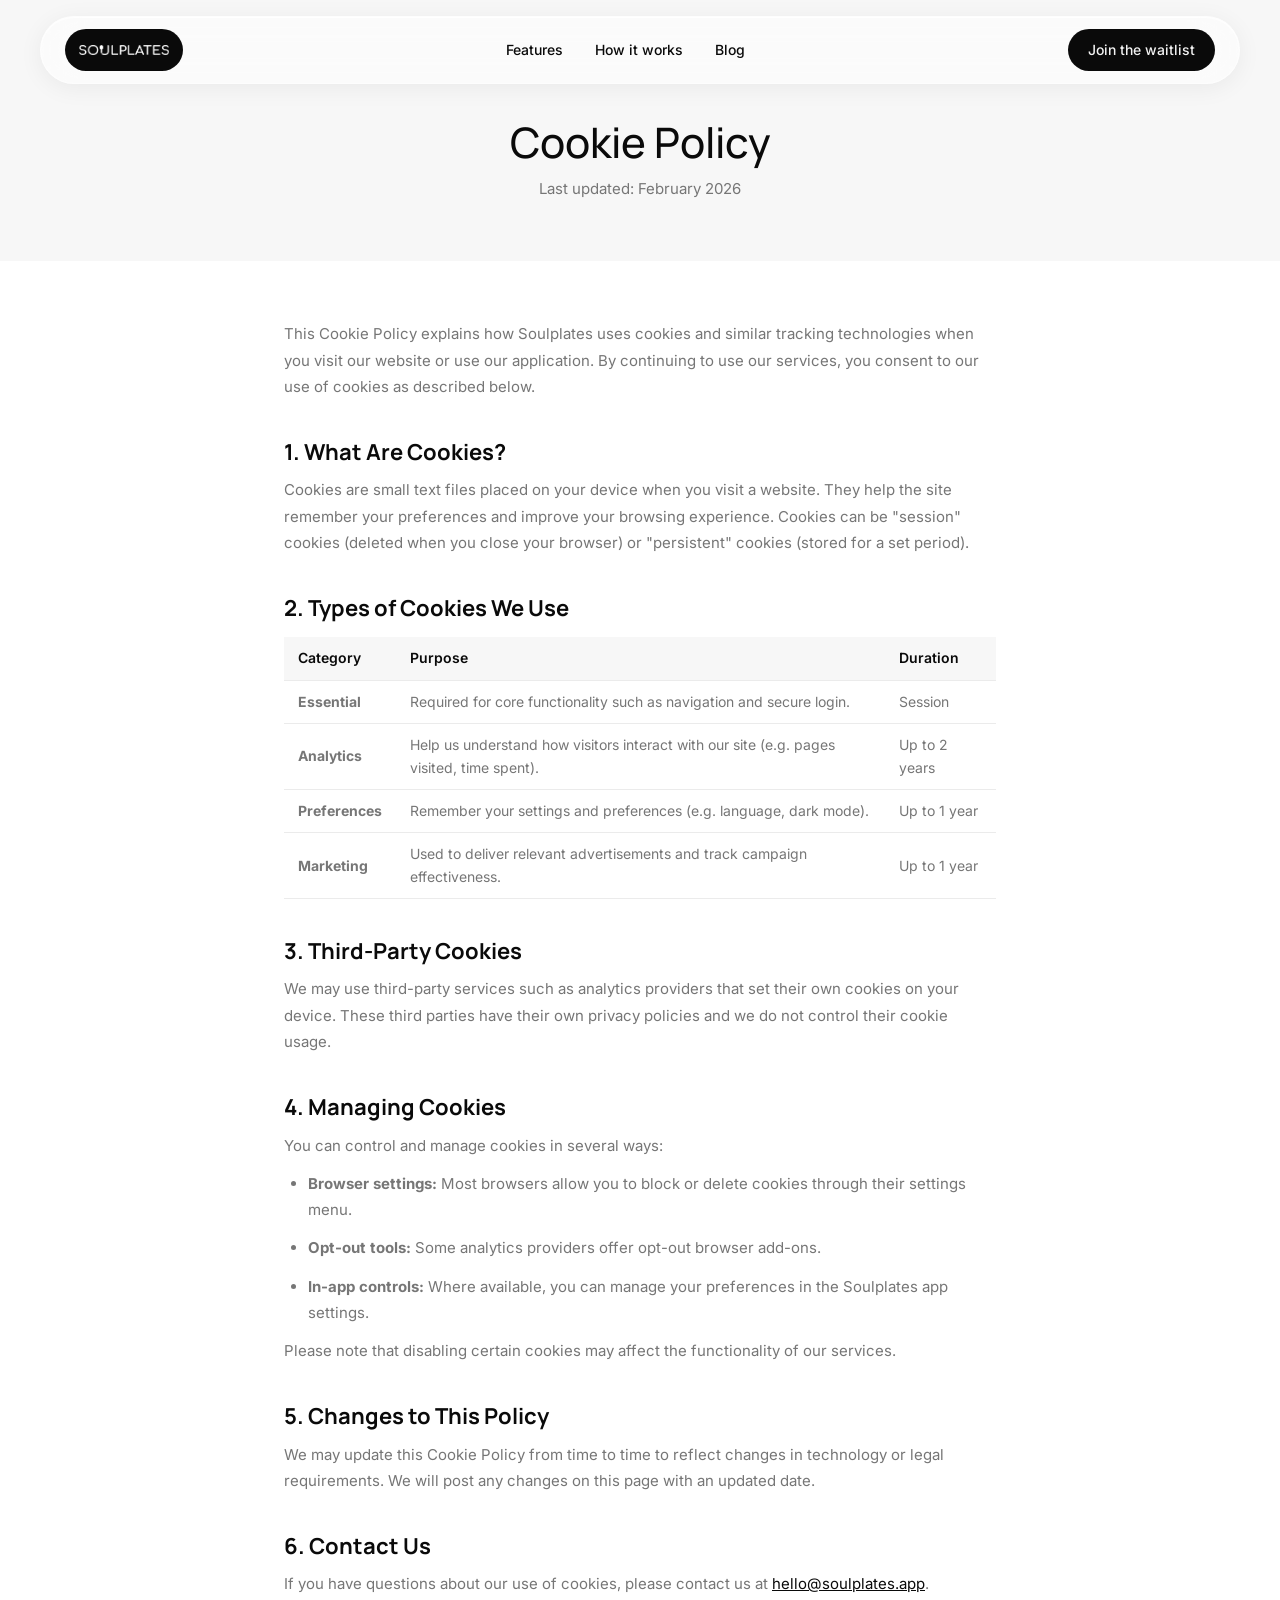
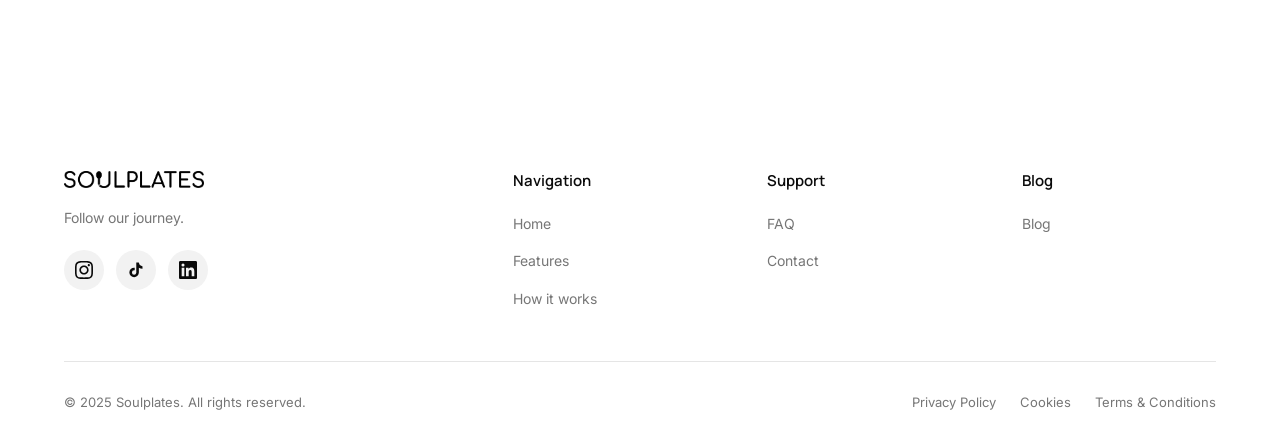
<file: cookies.html>
<!DOCTYPE html>
<html lang="en">
<head>
  <meta charset="UTF-8">
  <meta name="viewport" content="width=device-width, initial-scale=1.0">
  <title>Cookie Policy – Soulplates</title>
  <meta name="description" content="Soulplates Cookie Policy – how we use cookies and similar tracking technologies.">

  <!-- Favicon -->
  <link rel="icon" type="image/png" href="images/favicon.png">

  <!-- Fonts -->
  <link rel="preconnect" href="https://fonts.googleapis.com">
  <link rel="preconnect" href="https://fonts.gstatic.com" crossorigin>
  <link href="https://fonts.googleapis.com/css2?family=Manrope:wght@400;500;600;700&family=Inter:wght@400;500;600;700&display=swap" rel="stylesheet">

  <!-- Styles -->
  <link rel="stylesheet" href="css/styles.css">
  <style>
    .legal-hero {
      padding: 120px 0 60px;
      background: var(--color-blush-light);
      text-align: center;
    }
    .legal-hero h1 {
      font-size: 42px;
      margin-bottom: 12px;
    }
    .legal-hero p {
      color: var(--color-burgundy-muted);
      font-size: 15px;
    }
    .legal-content {
      max-width: 760px;
      margin: 0 auto;
      padding: 60px 24px 100px;
    }
    .legal-content h2 {
      font-size: 22px;
      font-weight: 700;
      margin: 40px 0 12px;
      color: var(--color-burgundy);
    }
    .legal-content p,
    .legal-content li {
      font-size: 15px;
      line-height: 1.75;
      color: var(--color-burgundy-muted);
      margin-bottom: 12px;
    }
    .legal-content ul {
      list-style: disc;
      padding-left: 24px;
      margin-bottom: 12px;
    }
    .legal-content a {
      color: var(--color-burgundy);
      text-decoration: underline;
    }
    .cookie-table {
      width: 100%;
      border-collapse: collapse;
      margin: 16px 0 24px;
      font-size: 14px;
    }
    .cookie-table th,
    .cookie-table td {
      text-align: left;
      padding: 10px 14px;
      border-bottom: 1px solid rgba(0,0,0,0.08);
      color: var(--color-burgundy-muted);
    }
    .cookie-table th {
      font-weight: 600;
      color: var(--color-burgundy);
      background: var(--color-blush-light);
    }
  </style>
</head>
<body>

  <!-- ============ NAVIGATION ============ -->
  <nav class="navbar" id="navbar" role="navigation" aria-label="Main navigation">
    <a href="index.html" class="nav-logo" aria-label="Soulplates home">
      <img src="images/soulplates-home.png" alt="Soulplates" class="nav-logo-img">
    </a>

    <div class="nav-links">
      <a href="index.html#features">Features</a>
      <a href="index.html#how-it-works">How it works</a>
      <a href="index.html#blog">Blog</a>
    </div>

    <div class="nav-cta">
      <a href="index.html#cta" class="btn btn-primary">Join the waitlist</a>
    </div>

    <button class="hamburger" id="hamburger" aria-label="Toggle menu" aria-expanded="false">
      <span></span>
      <span></span>
      <span></span>
    </button>
  </nav>

  <!-- Mobile Menu -->
  <div class="mobile-menu" id="mobile-menu" role="navigation" aria-label="Mobile navigation">
    <a href="index.html#features">Features</a>
    <a href="index.html#how-it-works">How it works</a>
    <a href="index.html#blog">Blog</a>
    <a href="index.html#cta" class="btn btn-primary" style="text-align:center;">Join the waitlist</a>
  </div>

  <!-- ============ HERO ============ -->
  <div class="legal-hero">
    <div class="container">
      <h1>Cookie Policy</h1>
      <p>Last updated: February 2026</p>
    </div>
  </div>

  <!-- ============ CONTENT ============ -->
  <div class="legal-content">
    <p>This Cookie Policy explains how Soulplates uses cookies and similar tracking technologies when you visit our website or use our application. By continuing to use our services, you consent to our use of cookies as described below.</p>

    <h2>1. What Are Cookies?</h2>
    <p>Cookies are small text files placed on your device when you visit a website. They help the site remember your preferences and improve your browsing experience. Cookies can be "session" cookies (deleted when you close your browser) or "persistent" cookies (stored for a set period).</p>

    <h2>2. Types of Cookies We Use</h2>

    <table class="cookie-table">
      <thead>
        <tr>
          <th>Category</th>
          <th>Purpose</th>
          <th>Duration</th>
        </tr>
      </thead>
      <tbody>
        <tr>
          <td><strong>Essential</strong></td>
          <td>Required for core functionality such as navigation and secure login.</td>
          <td>Session</td>
        </tr>
        <tr>
          <td><strong>Analytics</strong></td>
          <td>Help us understand how visitors interact with our site (e.g. pages visited, time spent).</td>
          <td>Up to 2 years</td>
        </tr>
        <tr>
          <td><strong>Preferences</strong></td>
          <td>Remember your settings and preferences (e.g. language, dark mode).</td>
          <td>Up to 1 year</td>
        </tr>
        <tr>
          <td><strong>Marketing</strong></td>
          <td>Used to deliver relevant advertisements and track campaign effectiveness.</td>
          <td>Up to 1 year</td>
        </tr>
      </tbody>
    </table>

    <h2>3. Third-Party Cookies</h2>
    <p>We may use third-party services such as analytics providers that set their own cookies on your device. These third parties have their own privacy policies and we do not control their cookie usage.</p>

    <h2>4. Managing Cookies</h2>
    <p>You can control and manage cookies in several ways:</p>
    <ul>
      <li><strong>Browser settings:</strong> Most browsers allow you to block or delete cookies through their settings menu.</li>
      <li><strong>Opt-out tools:</strong> Some analytics providers offer opt-out browser add-ons.</li>
      <li><strong>In-app controls:</strong> Where available, you can manage your preferences in the Soulplates app settings.</li>
    </ul>
    <p>Please note that disabling certain cookies may affect the functionality of our services.</p>

    <h2>5. Changes to This Policy</h2>
    <p>We may update this Cookie Policy from time to time to reflect changes in technology or legal requirements. We will post any changes on this page with an updated date.</p>

    <h2>6. Contact Us</h2>
    <p>If you have questions about our use of cookies, please contact us at <a href="mailto:hello@soulplates.app">hello@soulplates.app</a>.</p>
  </div>

  <!-- ============ FOOTER ============ -->
  <footer class="footer">
    <div class="container">
      <div class="footer-grid">
        <div class="footer-brand">
          <a href="index.html" class="footer-logo-link" aria-label="Soulplates home">
            <img src="images/soulplates-footer.png" alt="Soulplates" class="footer-logo-img">
          </a>
          <p>Follow our journey.</p>
          <div class="footer-social">
            <a href="#" aria-label="Instagram">
              <svg viewBox="0 0 24 24"><path d="M12 2.163c3.204 0 3.584.012 4.85.07 3.252.148 4.771 1.691 4.919 4.919.058 1.265.069 1.645.069 4.849 0 3.205-.012 3.584-.069 4.849-.149 3.225-1.664 4.771-4.919 4.919-1.266.058-1.644.07-4.85.07-3.204 0-3.584-.012-4.849-.07-3.26-.149-4.771-1.699-4.919-4.92-.058-1.265-.07-1.644-.07-4.849 0-3.204.013-3.583.07-4.849.149-3.227 1.664-4.771 4.919-4.919 1.266-.057 1.645-.069 4.849-.069zm0-2.163c-3.259 0-3.667.014-4.947.072-4.358.2-6.78 2.618-6.98 6.98-.059 1.281-.073 1.689-.073 4.948 0 3.259.014 3.668.072 4.948.2 4.358 2.618 6.78 6.98 6.98 1.281.058 1.689.072 4.948.072 3.259 0 3.668-.014 4.948-.072 4.354-.2 6.782-2.618 6.979-6.98.059-1.28.073-1.689.073-4.948 0-3.259-.014-3.667-.072-4.947-.196-4.354-2.617-6.78-6.979-6.98-1.281-.059-1.69-.073-4.949-.073zm0 5.838c-3.403 0-6.162 2.759-6.162 6.162s2.759 6.163 6.162 6.163 6.162-2.759 6.162-6.163c0-3.403-2.759-6.162-6.162-6.162zm0 10.162c-2.209 0-4-1.79-4-4 0-2.209 1.791-4 4-4s4 1.791 4 4c0 2.21-1.791 4-4 4zm6.406-11.845c-.796 0-1.441.645-1.441 1.44s.645 1.44 1.441 1.44c.795 0 1.439-.645 1.439-1.44s-.644-1.44-1.439-1.44z"/></svg>
            </a>
            <a href="https://www.tiktok.com/@soulplates.app" aria-label="TikTok" target="_blank" rel="noopener noreferrer">
              <svg viewBox="0 0 24 24"><path d="M19.59 6.69a4.83 4.83 0 0 1-3.77-4.25V2h-3.45v13.67a2.89 2.89 0 0 1-2.88 2.5 2.89 2.89 0 0 1-2.89-2.89 2.89 2.89 0 0 1 2.89-2.89c.28 0 .54.04.79.1V9.01a6.29 6.29 0 0 0-.79-.05 6.34 6.34 0 0 0-6.34 6.34 6.34 6.34 0 0 0 6.34 6.34 6.34 6.34 0 0 0 6.33-6.34V8.91a8.24 8.24 0 0 0 4.83 1.55V7a4.85 4.85 0 0 1-1.06-.31z"/></svg>
            </a>
            <a href="#" aria-label="LinkedIn">
              <svg viewBox="0 0 24 24"><path d="M20.447 20.452h-3.554v-5.569c0-1.328-.027-3.037-1.852-3.037-1.853 0-2.136 1.445-2.136 2.939v5.667H9.351V9h3.414v1.561h.046c.477-.9 1.637-1.85 3.37-1.85 3.601 0 4.267 2.37 4.267 5.455v6.286zM5.337 7.433a2.062 2.062 0 0 1-2.063-2.065 2.064 2.064 0 1 1 2.063 2.065zm1.782 13.019H3.555V9h3.564v11.452zM22.225 0H1.771C.792 0 0 .774 0 1.729v20.542C0 23.227.792 24 1.771 24h20.451C23.2 24 24 23.227 24 22.271V1.729C24 .774 23.2 0 22.222 0h.003z"/></svg>
            </a>
          </div>
        </div>

        <div class="footer-col">
          <h4>Navigation</h4>
          <ul>
            <li><a href="index.html">Home</a></li>
            <li><a href="index.html#features">Features</a></li>
            <li><a href="index.html#how-it-works">How it works</a></li>
          </ul>
        </div>

        <div class="footer-col">
          <h4>Support</h4>
          <ul>
            <li><a href="index.html#faq">FAQ</a></li>
            <li><a href="mailto:hello@soulplates.app">Contact</a></li>
          </ul>
        </div>

        <div class="footer-col">
          <h4>Blog</h4>
          <ul>
            <li><a href="index.html#blog">Blog</a></li>
          </ul>
        </div>
      </div>

      <div class="footer-bottom">
        <p>&copy; 2025 Soulplates. All rights reserved.</p>
        <div class="footer-bottom-links">
          <a href="privacy-policy.html">Privacy Policy</a>
          <a href="cookies.html">Cookies</a>
          <a href="terms.html">Terms &amp; Conditions</a>
        </div>
      </div>
    </div>
  </footer>

  <script src="js/main.js"></script>
</body>
</html>
</file>
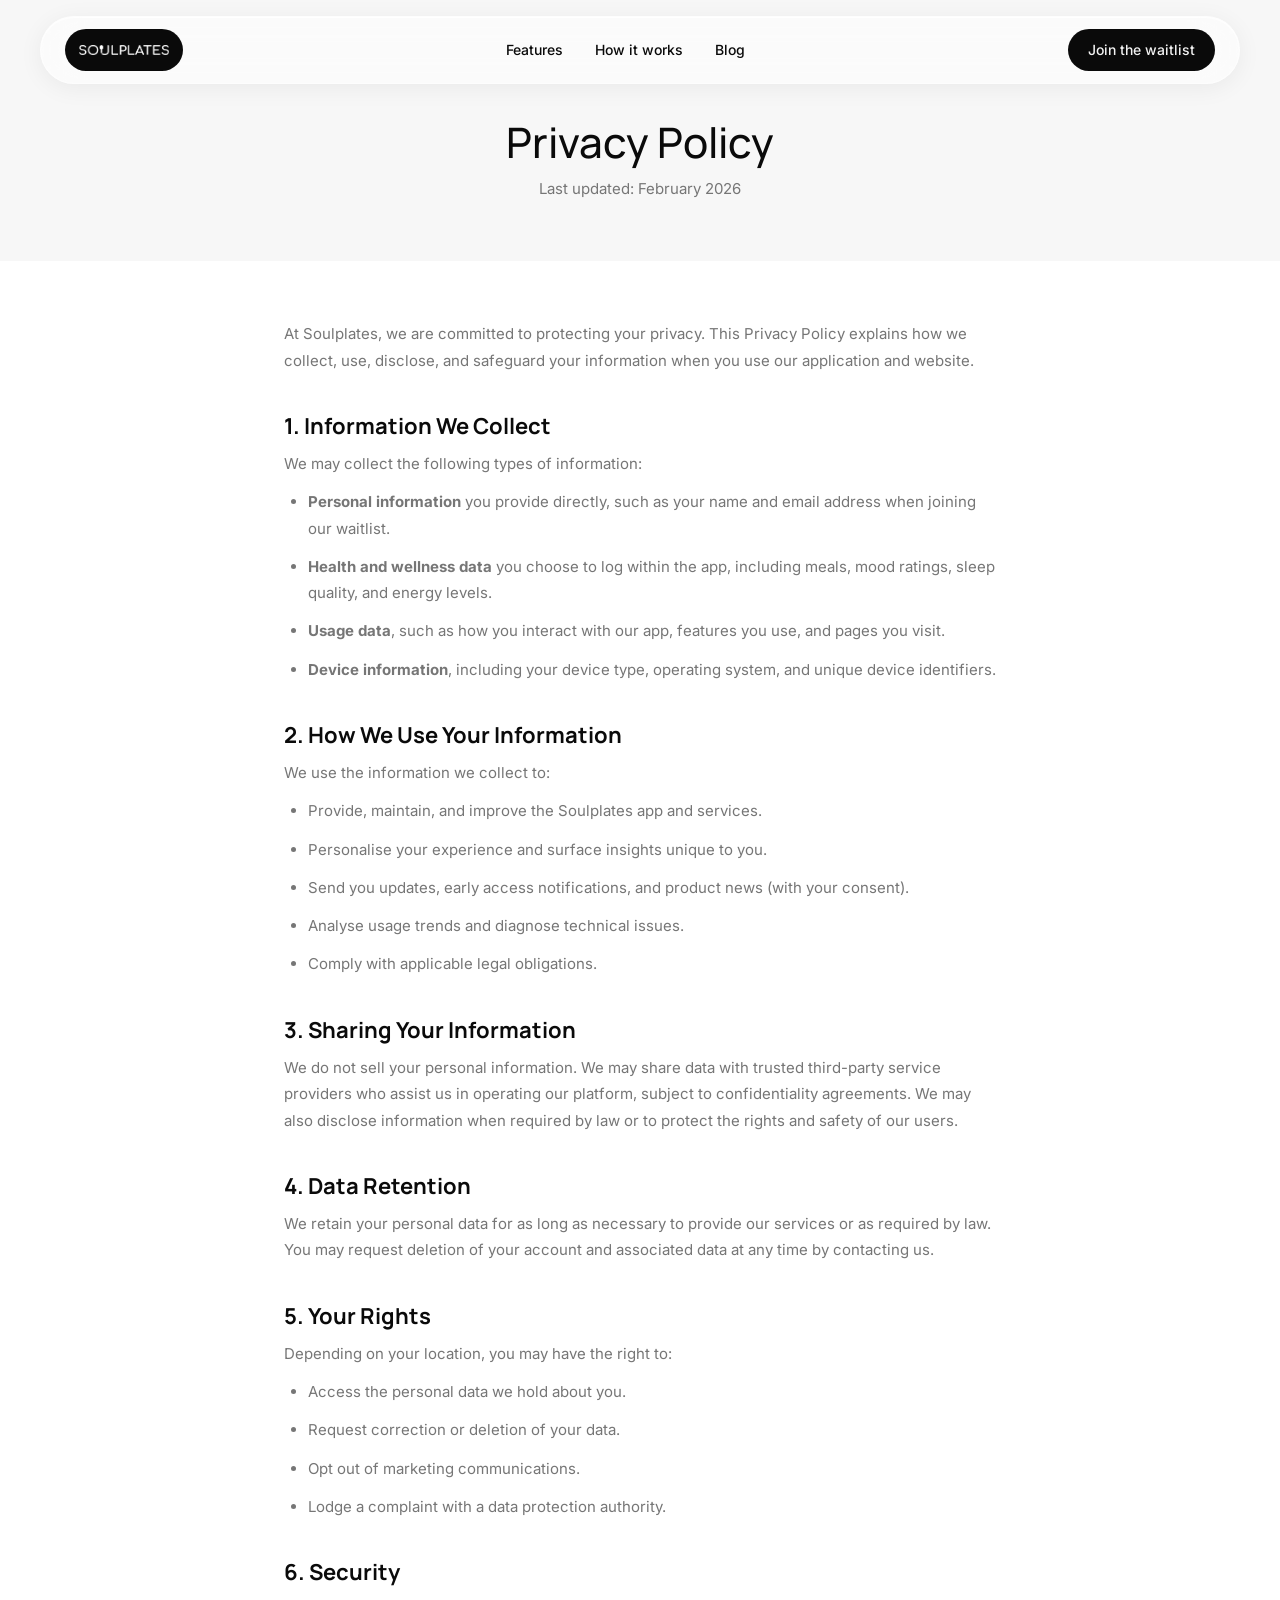
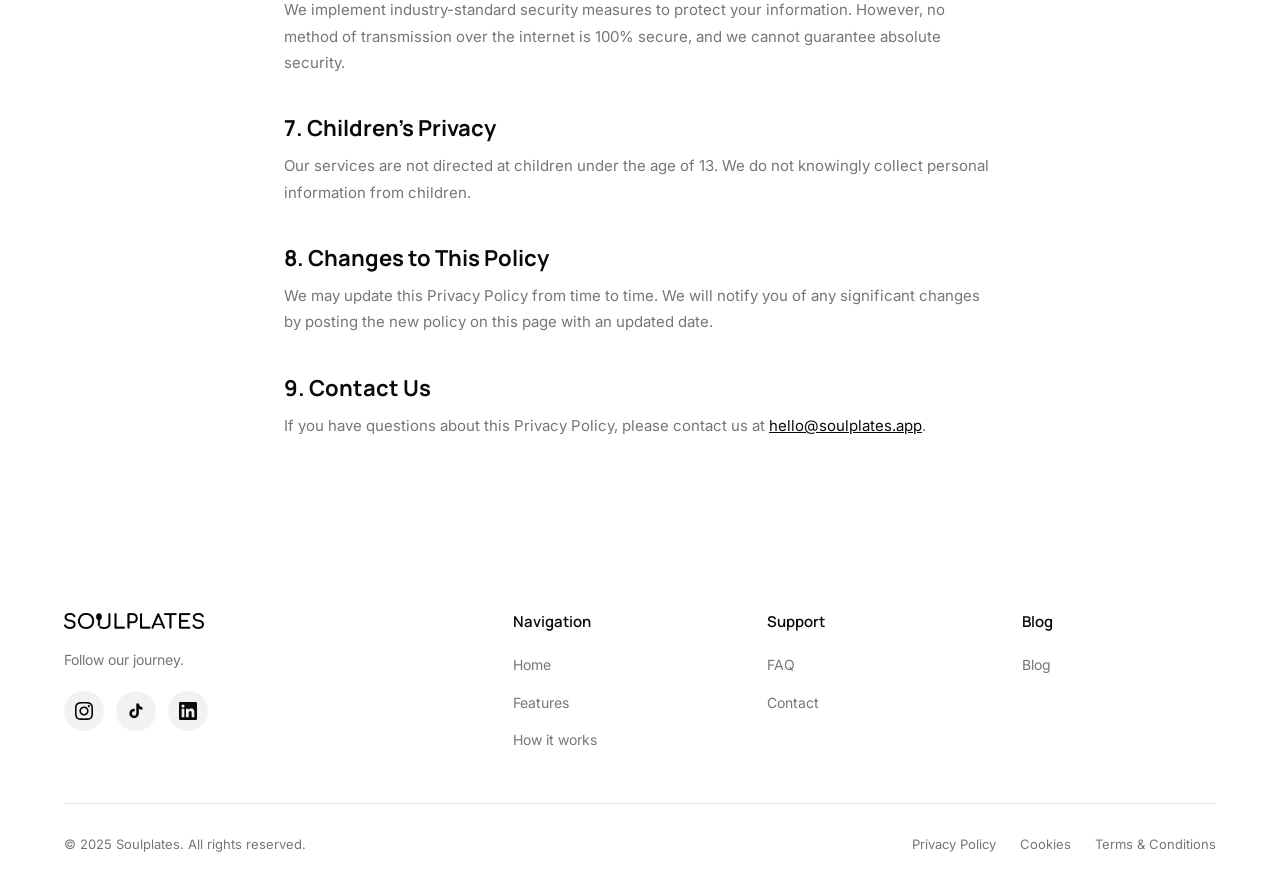
<file: privacy-policy.html>
<!DOCTYPE html>
<html lang="en">
<head>
  <meta charset="UTF-8">
  <meta name="viewport" content="width=device-width, initial-scale=1.0">
  <title>Privacy Policy – Soulplates</title>
  <meta name="description" content="Soulplates Privacy Policy – how we collect, use, and protect your personal data.">

  <!-- Favicon -->
  <link rel="icon" type="image/png" href="images/favicon.png">

  <!-- Fonts -->
  <link rel="preconnect" href="https://fonts.googleapis.com">
  <link rel="preconnect" href="https://fonts.gstatic.com" crossorigin>
  <link href="https://fonts.googleapis.com/css2?family=Manrope:wght@400;500;600;700&family=Inter:wght@400;500;600;700&display=swap" rel="stylesheet">

  <!-- Styles -->
  <link rel="stylesheet" href="css/styles.css">
  <style>
    .legal-hero {
      padding: 120px 0 60px;
      background: var(--color-blush-light);
      text-align: center;
    }
    .legal-hero h1 {
      font-size: 42px;
      margin-bottom: 12px;
    }
    .legal-hero p {
      color: var(--color-burgundy-muted);
      font-size: 15px;
    }
    .legal-content {
      max-width: 760px;
      margin: 0 auto;
      padding: 60px 24px 100px;
    }
    .legal-content h2 {
      font-size: 22px;
      font-weight: 700;
      margin: 40px 0 12px;
      color: var(--color-burgundy);
    }
    .legal-content p,
    .legal-content li {
      font-size: 15px;
      line-height: 1.75;
      color: var(--color-burgundy-muted);
      margin-bottom: 12px;
    }
    .legal-content ul {
      list-style: disc;
      padding-left: 24px;
      margin-bottom: 12px;
    }
    .legal-content a {
      color: var(--color-burgundy);
      text-decoration: underline;
    }
  </style>
</head>
<body>

  <!-- ============ NAVIGATION ============ -->
  <nav class="navbar" id="navbar" role="navigation" aria-label="Main navigation">
    <a href="index.html" class="nav-logo" aria-label="Soulplates home">
      <img src="images/soulplates-home.png" alt="Soulplates" class="nav-logo-img">
    </a>

    <div class="nav-links">
      <a href="index.html#features">Features</a>
      <a href="index.html#how-it-works">How it works</a>
      <a href="index.html#blog">Blog</a>
    </div>

    <div class="nav-cta">
      <a href="index.html#cta" class="btn btn-primary">Join the waitlist</a>
    </div>

    <button class="hamburger" id="hamburger" aria-label="Toggle menu" aria-expanded="false">
      <span></span>
      <span></span>
      <span></span>
    </button>
  </nav>

  <!-- Mobile Menu -->
  <div class="mobile-menu" id="mobile-menu" role="navigation" aria-label="Mobile navigation">
    <a href="index.html#features">Features</a>
    <a href="index.html#how-it-works">How it works</a>
    <a href="index.html#blog">Blog</a>
    <a href="index.html#cta" class="btn btn-primary" style="text-align:center;">Join the waitlist</a>
  </div>

  <!-- ============ HERO ============ -->
  <div class="legal-hero">
    <div class="container">
      <h1>Privacy Policy</h1>
      <p>Last updated: February 2026</p>
    </div>
  </div>

  <!-- ============ CONTENT ============ -->
  <div class="legal-content">
    <p>At Soulplates, we are committed to protecting your privacy. This Privacy Policy explains how we collect, use, disclose, and safeguard your information when you use our application and website.</p>

    <h2>1. Information We Collect</h2>
    <p>We may collect the following types of information:</p>
    <ul>
      <li><strong>Personal information</strong> you provide directly, such as your name and email address when joining our waitlist.</li>
      <li><strong>Health and wellness data</strong> you choose to log within the app, including meals, mood ratings, sleep quality, and energy levels.</li>
      <li><strong>Usage data</strong>, such as how you interact with our app, features you use, and pages you visit.</li>
      <li><strong>Device information</strong>, including your device type, operating system, and unique device identifiers.</li>
    </ul>

    <h2>2. How We Use Your Information</h2>
    <p>We use the information we collect to:</p>
    <ul>
      <li>Provide, maintain, and improve the Soulplates app and services.</li>
      <li>Personalise your experience and surface insights unique to you.</li>
      <li>Send you updates, early access notifications, and product news (with your consent).</li>
      <li>Analyse usage trends and diagnose technical issues.</li>
      <li>Comply with applicable legal obligations.</li>
    </ul>

    <h2>3. Sharing Your Information</h2>
    <p>We do not sell your personal information. We may share data with trusted third-party service providers who assist us in operating our platform, subject to confidentiality agreements. We may also disclose information when required by law or to protect the rights and safety of our users.</p>

    <h2>4. Data Retention</h2>
    <p>We retain your personal data for as long as necessary to provide our services or as required by law. You may request deletion of your account and associated data at any time by contacting us.</p>

    <h2>5. Your Rights</h2>
    <p>Depending on your location, you may have the right to:</p>
    <ul>
      <li>Access the personal data we hold about you.</li>
      <li>Request correction or deletion of your data.</li>
      <li>Opt out of marketing communications.</li>
      <li>Lodge a complaint with a data protection authority.</li>
    </ul>

    <h2>6. Security</h2>
    <p>We implement industry-standard security measures to protect your information. However, no method of transmission over the internet is 100% secure, and we cannot guarantee absolute security.</p>

    <h2>7. Children's Privacy</h2>
    <p>Our services are not directed at children under the age of 13. We do not knowingly collect personal information from children.</p>

    <h2>8. Changes to This Policy</h2>
    <p>We may update this Privacy Policy from time to time. We will notify you of any significant changes by posting the new policy on this page with an updated date.</p>

    <h2>9. Contact Us</h2>
    <p>If you have questions about this Privacy Policy, please contact us at <a href="mailto:hello@soulplates.app">hello@soulplates.app</a>.</p>
  </div>

  <!-- ============ FOOTER ============ -->
  <footer class="footer">
    <div class="container">
      <div class="footer-grid">
        <div class="footer-brand">
          <a href="index.html" class="footer-logo-link" aria-label="Soulplates home">
            <img src="images/soulplates-footer.png" alt="Soulplates" class="footer-logo-img">
          </a>
          <p>Follow our journey.</p>
          <div class="footer-social">
            <a href="#" aria-label="Instagram">
              <svg viewBox="0 0 24 24"><path d="M12 2.163c3.204 0 3.584.012 4.85.07 3.252.148 4.771 1.691 4.919 4.919.058 1.265.069 1.645.069 4.849 0 3.205-.012 3.584-.069 4.849-.149 3.225-1.664 4.771-4.919 4.919-1.266.058-1.644.07-4.85.07-3.204 0-3.584-.012-4.849-.07-3.26-.149-4.771-1.699-4.919-4.92-.058-1.265-.07-1.644-.07-4.849 0-3.204.013-3.583.07-4.849.149-3.227 1.664-4.771 4.919-4.919 1.266-.057 1.645-.069 4.849-.069zm0-2.163c-3.259 0-3.667.014-4.947.072-4.358.2-6.78 2.618-6.98 6.98-.059 1.281-.073 1.689-.073 4.948 0 3.259.014 3.668.072 4.948.2 4.358 2.618 6.78 6.98 6.98 1.281.058 1.689.072 4.948.072 3.259 0 3.668-.014 4.948-.072 4.354-.2 6.782-2.618 6.979-6.98.059-1.28.073-1.689.073-4.948 0-3.259-.014-3.667-.072-4.947-.196-4.354-2.617-6.78-6.979-6.98-1.281-.059-1.69-.073-4.949-.073zm0 5.838c-3.403 0-6.162 2.759-6.162 6.162s2.759 6.163 6.162 6.163 6.162-2.759 6.162-6.163c0-3.403-2.759-6.162-6.162-6.162zm0 10.162c-2.209 0-4-1.79-4-4 0-2.209 1.791-4 4-4s4 1.791 4 4c0 2.21-1.791 4-4 4zm6.406-11.845c-.796 0-1.441.645-1.441 1.44s.645 1.44 1.441 1.44c.795 0 1.439-.645 1.439-1.44s-.644-1.44-1.439-1.44z"/></svg>
            </a>
            <a href="https://www.tiktok.com/@soulplates.app" aria-label="TikTok" target="_blank" rel="noopener noreferrer">
              <svg viewBox="0 0 24 24"><path d="M19.59 6.69a4.83 4.83 0 0 1-3.77-4.25V2h-3.45v13.67a2.89 2.89 0 0 1-2.88 2.5 2.89 2.89 0 0 1-2.89-2.89 2.89 2.89 0 0 1 2.89-2.89c.28 0 .54.04.79.1V9.01a6.29 6.29 0 0 0-.79-.05 6.34 6.34 0 0 0-6.34 6.34 6.34 6.34 0 0 0 6.34 6.34 6.34 6.34 0 0 0 6.33-6.34V8.91a8.24 8.24 0 0 0 4.83 1.55V7a4.85 4.85 0 0 1-1.06-.31z"/></svg>
            </a>
            <a href="#" aria-label="LinkedIn">
              <svg viewBox="0 0 24 24"><path d="M20.447 20.452h-3.554v-5.569c0-1.328-.027-3.037-1.852-3.037-1.853 0-2.136 1.445-2.136 2.939v5.667H9.351V9h3.414v1.561h.046c.477-.9 1.637-1.85 3.37-1.85 3.601 0 4.267 2.37 4.267 5.455v6.286zM5.337 7.433a2.062 2.062 0 0 1-2.063-2.065 2.064 2.064 0 1 1 2.063 2.065zm1.782 13.019H3.555V9h3.564v11.452zM22.225 0H1.771C.792 0 0 .774 0 1.729v20.542C0 23.227.792 24 1.771 24h20.451C23.2 24 24 23.227 24 22.271V1.729C24 .774 23.2 0 22.222 0h.003z"/></svg>
            </a>
          </div>
        </div>

        <div class="footer-col">
          <h4>Navigation</h4>
          <ul>
            <li><a href="index.html">Home</a></li>
            <li><a href="index.html#features">Features</a></li>
            <li><a href="index.html#how-it-works">How it works</a></li>
          </ul>
        </div>

        <div class="footer-col">
          <h4>Support</h4>
          <ul>
            <li><a href="index.html#faq">FAQ</a></li>
            <li><a href="mailto:hello@soulplates.app">Contact</a></li>
          </ul>
        </div>

        <div class="footer-col">
          <h4>Blog</h4>
          <ul>
            <li><a href="index.html#blog">Blog</a></li>
          </ul>
        </div>
      </div>

      <div class="footer-bottom">
        <p>&copy; 2025 Soulplates. All rights reserved.</p>
        <div class="footer-bottom-links">
          <a href="privacy-policy.html">Privacy Policy</a>
          <a href="cookies.html">Cookies</a>
          <a href="terms.html">Terms &amp; Conditions</a>
        </div>
      </div>
    </div>
  </footer>

  <script src="js/main.js"></script>
</body>
</html>
</file>
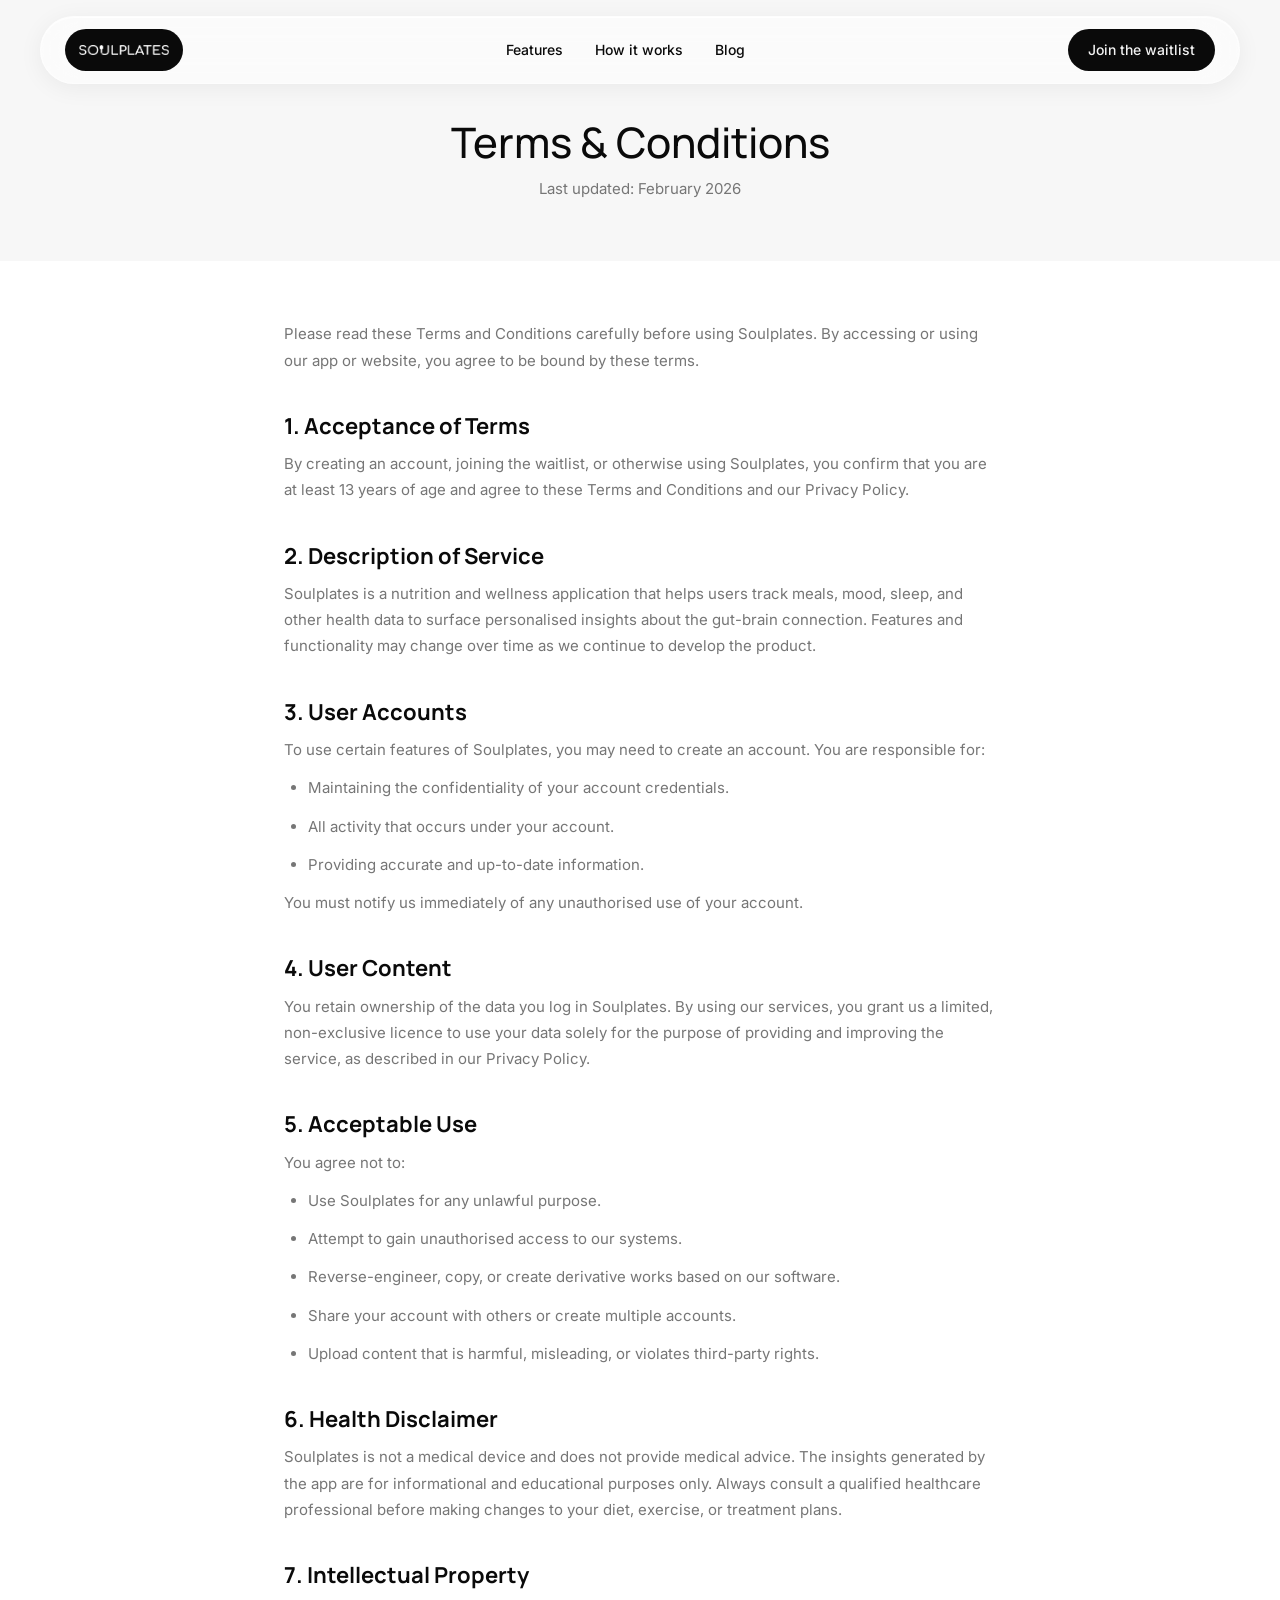
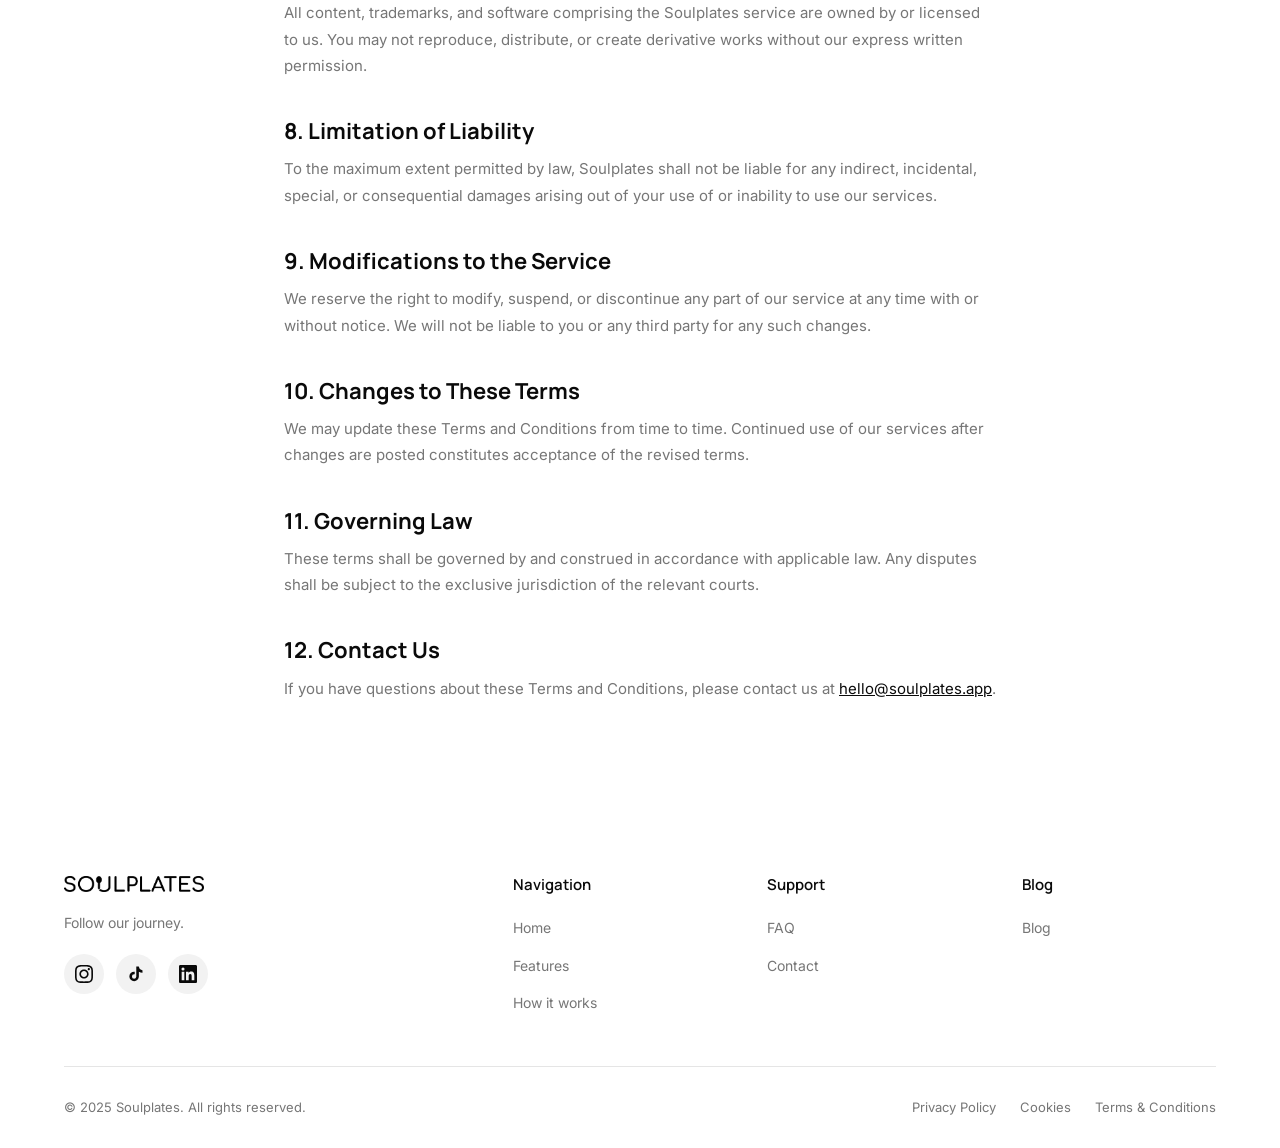
<file: terms.html>
<!DOCTYPE html>
<html lang="en">
<head>
  <meta charset="UTF-8">
  <meta name="viewport" content="width=device-width, initial-scale=1.0">
  <title>Terms &amp; Conditions – Soulplates</title>
  <meta name="description" content="Soulplates Terms and Conditions – the rules and guidelines for using our app and services.">

  <!-- Favicon -->
  <link rel="icon" type="image/png" href="images/favicon.png">

  <!-- Fonts -->
  <link rel="preconnect" href="https://fonts.googleapis.com">
  <link rel="preconnect" href="https://fonts.gstatic.com" crossorigin>
  <link href="https://fonts.googleapis.com/css2?family=Manrope:wght@400;500;600;700&family=Inter:wght@400;500;600;700&display=swap" rel="stylesheet">

  <!-- Styles -->
  <link rel="stylesheet" href="css/styles.css">
  <style>
    .legal-hero {
      padding: 120px 0 60px;
      background: var(--color-blush-light);
      text-align: center;
    }
    .legal-hero h1 {
      font-size: 42px;
      margin-bottom: 12px;
    }
    .legal-hero p {
      color: var(--color-burgundy-muted);
      font-size: 15px;
    }
    .legal-content {
      max-width: 760px;
      margin: 0 auto;
      padding: 60px 24px 100px;
    }
    .legal-content h2 {
      font-size: 22px;
      font-weight: 700;
      margin: 40px 0 12px;
      color: var(--color-burgundy);
    }
    .legal-content p,
    .legal-content li {
      font-size: 15px;
      line-height: 1.75;
      color: var(--color-burgundy-muted);
      margin-bottom: 12px;
    }
    .legal-content ul {
      list-style: disc;
      padding-left: 24px;
      margin-bottom: 12px;
    }
    .legal-content a {
      color: var(--color-burgundy);
      text-decoration: underline;
    }
  </style>
</head>
<body>

  <!-- ============ NAVIGATION ============ -->
  <nav class="navbar" id="navbar" role="navigation" aria-label="Main navigation">
    <a href="index.html" class="nav-logo" aria-label="Soulplates home">
      <img src="images/soulplates-home.png" alt="Soulplates" class="nav-logo-img">
    </a>

    <div class="nav-links">
      <a href="index.html#features">Features</a>
      <a href="index.html#how-it-works">How it works</a>
      <a href="index.html#blog">Blog</a>
    </div>

    <div class="nav-cta">
      <a href="index.html#cta" class="btn btn-primary">Join the waitlist</a>
    </div>

    <button class="hamburger" id="hamburger" aria-label="Toggle menu" aria-expanded="false">
      <span></span>
      <span></span>
      <span></span>
    </button>
  </nav>

  <!-- Mobile Menu -->
  <div class="mobile-menu" id="mobile-menu" role="navigation" aria-label="Mobile navigation">
    <a href="index.html#features">Features</a>
    <a href="index.html#how-it-works">How it works</a>
    <a href="index.html#blog">Blog</a>
    <a href="index.html#cta" class="btn btn-primary" style="text-align:center;">Join the waitlist</a>
  </div>

  <!-- ============ HERO ============ -->
  <div class="legal-hero">
    <div class="container">
      <h1>Terms &amp; Conditions</h1>
      <p>Last updated: February 2026</p>
    </div>
  </div>

  <!-- ============ CONTENT ============ -->
  <div class="legal-content">
    <p>Please read these Terms and Conditions carefully before using Soulplates. By accessing or using our app or website, you agree to be bound by these terms.</p>

    <h2>1. Acceptance of Terms</h2>
    <p>By creating an account, joining the waitlist, or otherwise using Soulplates, you confirm that you are at least 13 years of age and agree to these Terms and Conditions and our Privacy Policy.</p>

    <h2>2. Description of Service</h2>
    <p>Soulplates is a nutrition and wellness application that helps users track meals, mood, sleep, and other health data to surface personalised insights about the gut-brain connection. Features and functionality may change over time as we continue to develop the product.</p>

    <h2>3. User Accounts</h2>
    <p>To use certain features of Soulplates, you may need to create an account. You are responsible for:</p>
    <ul>
      <li>Maintaining the confidentiality of your account credentials.</li>
      <li>All activity that occurs under your account.</li>
      <li>Providing accurate and up-to-date information.</li>
    </ul>
    <p>You must notify us immediately of any unauthorised use of your account.</p>

    <h2>4. User Content</h2>
    <p>You retain ownership of the data you log in Soulplates. By using our services, you grant us a limited, non-exclusive licence to use your data solely for the purpose of providing and improving the service, as described in our Privacy Policy.</p>

    <h2>5. Acceptable Use</h2>
    <p>You agree not to:</p>
    <ul>
      <li>Use Soulplates for any unlawful purpose.</li>
      <li>Attempt to gain unauthorised access to our systems.</li>
      <li>Reverse-engineer, copy, or create derivative works based on our software.</li>
      <li>Share your account with others or create multiple accounts.</li>
      <li>Upload content that is harmful, misleading, or violates third-party rights.</li>
    </ul>

    <h2>6. Health Disclaimer</h2>
    <p>Soulplates is not a medical device and does not provide medical advice. The insights generated by the app are for informational and educational purposes only. Always consult a qualified healthcare professional before making changes to your diet, exercise, or treatment plans.</p>

    <h2>7. Intellectual Property</h2>
    <p>All content, trademarks, and software comprising the Soulplates service are owned by or licensed to us. You may not reproduce, distribute, or create derivative works without our express written permission.</p>

    <h2>8. Limitation of Liability</h2>
    <p>To the maximum extent permitted by law, Soulplates shall not be liable for any indirect, incidental, special, or consequential damages arising out of your use of or inability to use our services.</p>

    <h2>9. Modifications to the Service</h2>
    <p>We reserve the right to modify, suspend, or discontinue any part of our service at any time with or without notice. We will not be liable to you or any third party for any such changes.</p>

    <h2>10. Changes to These Terms</h2>
    <p>We may update these Terms and Conditions from time to time. Continued use of our services after changes are posted constitutes acceptance of the revised terms.</p>

    <h2>11. Governing Law</h2>
    <p>These terms shall be governed by and construed in accordance with applicable law. Any disputes shall be subject to the exclusive jurisdiction of the relevant courts.</p>

    <h2>12. Contact Us</h2>
    <p>If you have questions about these Terms and Conditions, please contact us at <a href="mailto:hello@soulplates.app">hello@soulplates.app</a>.</p>
  </div>

  <!-- ============ FOOTER ============ -->
  <footer class="footer">
    <div class="container">
      <div class="footer-grid">
        <div class="footer-brand">
          <a href="index.html" class="footer-logo-link" aria-label="Soulplates home">
            <img src="images/soulplates-footer.png" alt="Soulplates" class="footer-logo-img">
          </a>
          <p>Follow our journey.</p>
          <div class="footer-social">
            <a href="#" aria-label="Instagram">
              <svg viewBox="0 0 24 24"><path d="M12 2.163c3.204 0 3.584.012 4.85.07 3.252.148 4.771 1.691 4.919 4.919.058 1.265.069 1.645.069 4.849 0 3.205-.012 3.584-.069 4.849-.149 3.225-1.664 4.771-4.919 4.919-1.266.058-1.644.07-4.85.07-3.204 0-3.584-.012-4.849-.07-3.26-.149-4.771-1.699-4.919-4.92-.058-1.265-.07-1.644-.07-4.849 0-3.204.013-3.583.07-4.849.149-3.227 1.664-4.771 4.919-4.919 1.266-.057 1.645-.069 4.849-.069zm0-2.163c-3.259 0-3.667.014-4.947.072-4.358.2-6.78 2.618-6.98 6.98-.059 1.281-.073 1.689-.073 4.948 0 3.259.014 3.668.072 4.948.2 4.358 2.618 6.78 6.98 6.98 1.281.058 1.689.072 4.948.072 3.259 0 3.668-.014 4.948-.072 4.354-.2 6.782-2.618 6.979-6.98.059-1.28.073-1.689.073-4.948 0-3.259-.014-3.667-.072-4.947-.196-4.354-2.617-6.78-6.979-6.98-1.281-.059-1.69-.073-4.949-.073zm0 5.838c-3.403 0-6.162 2.759-6.162 6.162s2.759 6.163 6.162 6.163 6.162-2.759 6.162-6.163c0-3.403-2.759-6.162-6.162-6.162zm0 10.162c-2.209 0-4-1.79-4-4 0-2.209 1.791-4 4-4s4 1.791 4 4c0 2.21-1.791 4-4 4zm6.406-11.845c-.796 0-1.441.645-1.441 1.44s.645 1.44 1.441 1.44c.795 0 1.439-.645 1.439-1.44s-.644-1.44-1.439-1.44z"/></svg>
            </a>
            <a href="https://www.tiktok.com/@soulplates.app" aria-label="TikTok" target="_blank" rel="noopener noreferrer">
              <svg viewBox="0 0 24 24"><path d="M19.59 6.69a4.83 4.83 0 0 1-3.77-4.25V2h-3.45v13.67a2.89 2.89 0 0 1-2.88 2.5 2.89 2.89 0 0 1-2.89-2.89 2.89 2.89 0 0 1 2.89-2.89c.28 0 .54.04.79.1V9.01a6.29 6.29 0 0 0-.79-.05 6.34 6.34 0 0 0-6.34 6.34 6.34 6.34 0 0 0 6.34 6.34 6.34 6.34 0 0 0 6.33-6.34V8.91a8.24 8.24 0 0 0 4.83 1.55V7a4.85 4.85 0 0 1-1.06-.31z"/></svg>
            </a>
            <a href="#" aria-label="LinkedIn">
              <svg viewBox="0 0 24 24"><path d="M20.447 20.452h-3.554v-5.569c0-1.328-.027-3.037-1.852-3.037-1.853 0-2.136 1.445-2.136 2.939v5.667H9.351V9h3.414v1.561h.046c.477-.9 1.637-1.85 3.37-1.85 3.601 0 4.267 2.37 4.267 5.455v6.286zM5.337 7.433a2.062 2.062 0 0 1-2.063-2.065 2.064 2.064 0 1 1 2.063 2.065zm1.782 13.019H3.555V9h3.564v11.452zM22.225 0H1.771C.792 0 0 .774 0 1.729v20.542C0 23.227.792 24 1.771 24h20.451C23.2 24 24 23.227 24 22.271V1.729C24 .774 23.2 0 22.222 0h.003z"/></svg>
            </a>
          </div>
        </div>

        <div class="footer-col">
          <h4>Navigation</h4>
          <ul>
            <li><a href="index.html">Home</a></li>
            <li><a href="index.html#features">Features</a></li>
            <li><a href="index.html#how-it-works">How it works</a></li>
          </ul>
        </div>

        <div class="footer-col">
          <h4>Support</h4>
          <ul>
            <li><a href="index.html#faq">FAQ</a></li>
            <li><a href="mailto:hello@soulplates.app">Contact</a></li>
          </ul>
        </div>

        <div class="footer-col">
          <h4>Blog</h4>
          <ul>
            <li><a href="index.html#blog">Blog</a></li>
          </ul>
        </div>
      </div>

      <div class="footer-bottom">
        <p>&copy; 2025 Soulplates. All rights reserved.</p>
        <div class="footer-bottom-links">
          <a href="privacy-policy.html">Privacy Policy</a>
          <a href="cookies.html">Cookies</a>
          <a href="terms.html">Terms &amp; Conditions</a>
        </div>
      </div>
    </div>
  </footer>

  <script src="js/main.js"></script>
</body>
</html>
</file>
<file: css/styles.css>
/* ===========================
   Soulplates Styles
   Design System & Custom CSS
   =========================== */

/* --- CSS Custom Properties (Design Tokens) --- */
:root {
  /* Colors */
  --color-burgundy: #0a0a0a;
  --color-burgundy-muted: #767676;
  --color-blush: #f2f2f2;
  --color-blush-light: #f7f7f7;
  --color-pink-accent: #e0e0e0;
  --color-pink-accent-20: rgba(0, 0, 0, 0.04);
  --color-pink-accent-66: rgba(0, 0, 0, 0.10);
  --color-cream: #ffffff;
  --color-cream-warm: #fafafa;
  --color-white: #ffffff;
  --color-off-white: #fdfdfd;
  --color-light-gray: #eff1f3;
  --color-dark: #0b0b0b;
  --color-black: #000000;

  /* Typography */
  --font-heading: 'Manrope', sans-serif;
  --font-body: 'Inter', sans-serif;

  /* Spacing */
  --section-padding: 80px 0;
  --container-max: 1200px;
  --container-padding: 0 24px;

  /* Border Radius */
  --radius-sm: 12px;
  --radius-md: 20px;
  --radius-lg: 40px;
  --radius-xl: 50px;
  --radius-full: 50%;

  /* Shadows */
  --shadow-card: 0 2px 10px rgba(0, 0, 0, 0.06);
  --shadow-card-hover: 0 8px 30px rgba(0, 0, 0, 0.1);
  --shadow-nav: 0 2px 20px rgba(0, 0, 0, 0.08);

  /* Transitions */
  --transition-base: 0.3s ease;
  --transition-smooth: 0.5s cubic-bezier(0.25, 0.1, 0.25, 1);
}

/* --- Reset & Base --- */
*,
*::before,
*::after {
  margin: 0;
  padding: 0;
  box-sizing: border-box;
}

html {
  -webkit-font-smoothing: antialiased;
  -moz-osx-font-smoothing: grayscale;
}

html.lenis, html.lenis body {
  height: auto;
}

body {
  font-family: var(--font-body);
  font-size: 16px;
  line-height: 1.6;
  color: var(--color-burgundy);
  background-color: var(--color-cream);
  overflow-x: hidden;
}

a {
  text-decoration: none;
  color: inherit;
}

ul {
  list-style: none;
}

img {
  max-width: 100%;
  height: auto;
  display: block;
}

button {
  border: none;
  background: none;
  cursor: pointer;
  font-family: inherit;
}

/* --- Container --- */
.container {
  max-width: var(--container-max);
  margin: 0 auto;
  padding: var(--container-padding);
}

/* --- Section Base --- */
.section {
  padding: var(--section-padding);
}

.section-header {
  text-align: center;
  max-width: 700px;
  margin: 0 auto 60px;
}

.section-tag {
  display: inline-block;
  font-size: 14px;
  font-weight: 500;
  color: var(--color-burgundy);
  background: var(--color-blush);
  padding: 6px 16px;
  border-radius: var(--radius-xl);
  margin-bottom: 16px;
  font-family: var(--font-body);
}

.section-title {
  font-family: var(--font-heading);
  font-size: 42px;
  font-weight: 500;
  line-height: 1.15;
  color: var(--color-burgundy);
  margin-bottom: 16px;
}

.section-subtitle {
  font-size: 16px;
  line-height: 1.6;
  color: var(--color-burgundy-muted);
}


/* --- Typography --- */
h1, h2, h3, h4, h5, h6 {
  font-family: var(--font-heading);
  font-weight: 500;
  color: var(--color-burgundy);
}

h1 { font-size: 64px; line-height: 1.08; }
h2 { font-size: 42px; line-height: 1.15; }
h3 { font-size: 28px; line-height: 1.3; }
h4 { font-size: 22px; line-height: 1.4; }

/* --- Buttons --- */
.btn {
  display: inline-flex;
  align-items: center;
  justify-content: center;
  gap: 8px;
  padding: 14px 28px;
  border-radius: var(--radius-xl);
  font-size: 15px;
  font-weight: 500;
  font-family: var(--font-body);
  transition: all var(--transition-base);
  cursor: pointer;
}

.btn-primary {
  background: var(--color-burgundy);
  color: var(--color-blush);
}

.btn-primary:hover {
  background: #2a2a2a;
  transform: translateY(-2px);
  box-shadow: 0 6px 20px rgba(0, 0, 0, 0.3);
}

.btn-secondary {
  background: var(--color-blush);
  color: var(--color-burgundy);
}

.btn-secondary:hover {
  background: var(--color-blush-light);
  transform: translateY(-2px);
}

.btn-outline {
  background: transparent;
  color: var(--color-burgundy);
  border: 1.5px solid rgba(0, 0, 0, 0.15);
}

.btn-outline:hover {
  background: var(--color-blush);
  border-color: var(--color-blush);
}

/* === NAVIGATION === */
.navbar {
  position: fixed;
  top: 16px;
  left: 50%;
  transform: translateX(-50%);
  width: calc(100% - 32px);
  max-width: 1200px;
  z-index: 1000;
  padding: 12px 24px;
  border-radius: var(--radius-xl);
  background: rgba(255, 255, 255, 0.5);
  backdrop-filter: blur(24px) saturate(160%);
  -webkit-backdrop-filter: blur(24px) saturate(160%);
  border: 1px solid rgba(255, 255, 255, 0.55);
  box-shadow: 0 4px 24px rgba(0, 0, 0, 0.06), inset 0 1px 0 rgba(255, 255, 255, 0.8);
  transition: all var(--transition-base);
  display: flex;
  align-items: center;
  justify-content: space-between;
}

.navbar.scrolled {
  background: rgba(255, 255, 255, 0.82);
  backdrop-filter: blur(28px) saturate(180%);
  -webkit-backdrop-filter: blur(28px) saturate(180%);
  box-shadow: 0 4px 30px rgba(0, 0, 0, 0.1), inset 0 1px 0 rgba(255, 255, 255, 0.9);
}

.nav-logo {
  display: flex;
  align-items: center;
  gap: 8px;
}

.nav-logo svg {
  height: 18px;
  width: auto;
}

.nav-logo-img {
  width: 118px;
  height: 42px;
  border-radius: 50px;
  object-fit: contain;
  display: block;
  background-color: #0a0a0a;
  padding: 10px 14px;
  transition: all var(--transition-base);
}

.nav-logo:hover .nav-logo-img {
  transform: translateY(-2px);
  box-shadow: 0 6px 20px rgba(0, 0, 0, 0.3);
}

.nav-links {
  display: flex;
  align-items: center;
  gap: 32px;
}

.nav-links a {
  font-size: 14px;
  font-weight: 500;
  color: var(--color-burgundy);
  transition: opacity var(--transition-base);
}

.nav-links a:hover {
  opacity: 0.7;
}

.nav-cta {
  display: flex;
  align-items: center;
  gap: 12px;
}

.nav-cta .btn {
  padding: 10px 20px;
  font-size: 14px;
}

/* Hamburger */
.hamburger {
  display: none;
  flex-direction: column;
  gap: 5px;
  cursor: pointer;
  padding: 4px;
}

.hamburger span {
  display: block;
  width: 22px;
  height: 2px;
  background: var(--color-burgundy);
  border-radius: 2px;
  transition: all var(--transition-base);
}

.hamburger.active span:nth-child(1) {
  transform: rotate(45deg) translate(5px, 5px);
}

.hamburger.active span:nth-child(2) {
  opacity: 0;
}

.hamburger.active span:nth-child(3) {
  transform: rotate(-45deg) translate(5px, -5px);
}

/* Mobile Menu */
.mobile-menu {
  display: flex;
  flex-direction: column;
  position: fixed;
  top: 80px;
  left: 16px;
  right: 16px;
  background: var(--color-white);
  border-radius: var(--radius-lg);
  padding: 32px;
  box-shadow: var(--shadow-card-hover);
  z-index: 999;
  gap: 24px;
  opacity: 0;
  visibility: hidden;
  pointer-events: none;
  transform: translateY(-10px);
  transition: opacity 0.3s ease, transform 0.3s ease, visibility 0.3s ease;
}

.mobile-menu.active {
  opacity: 1;
  visibility: visible;
  pointer-events: auto;
  transform: translateY(0);
}

.mobile-menu a {
  font-size: 14px;
  font-weight: 500;
  color: var(--color-burgundy);
  padding: 8px 0;
}

.mobile-menu .btn-primary {
  color: var(--color-white);
}

/* === HERO SECTION === */
.hero {
  padding: 140px 0 80px;
  text-align: center;
  position: relative;
  overflow: hidden;
}

.hero-badge {
  display: inline-flex;
  align-items: center;
  gap: 8px;
  background: var(--color-blush);
  color: var(--color-burgundy);
  padding: 8px 20px;
  border-radius: var(--radius-xl);
  font-size: 14px;
  font-weight: 500;
  margin-bottom: 24px;
}

.hero-badge .dot {
  width: 8px;
  height: 8px;
  background: var(--color-burgundy);
  border-radius: var(--radius-full);
}

.hero-tagline {
  font-size: 16px;
  color: var(--color-burgundy-muted);
  max-width: 540px;
  margin: 0 auto 20px;
  line-height: 1.6;
}

.hero h1 {
  font-family: var(--font-heading);
  font-size: 72px;
  font-weight: 500;
  line-height: 1.05;
  color: var(--color-burgundy);
  margin-bottom: 20px;
}

.hero h1 span {
  display: block;
}

.hero-subtitle {
  font-size: 17px;
  color: var(--color-burgundy-muted);
  max-width: 540px;
  margin: 0 auto 32px;
  line-height: 1.6;
}

.hero-cta {
  display: flex;
  align-items: center;
  justify-content: center;
  gap: 16px;
  margin-bottom: 60px;
}

.hero-image {
  position: relative;
  max-width: 600px;
  margin: 0 auto;
}

.hero-mockup-wrap {
  position: relative;
  display: flex;
  justify-content: center;
  align-items: flex-end;
  padding: 80px 150px 0;
}

.hero-phone-img {
  width: 300px;
  border-radius: 40px;
  box-shadow: 0 24px 60px rgba(0, 0, 0, 0.14);
  position: relative;
  z-index: 2;
}

.hero-float-card {
  position: absolute;
  z-index: 3;
  filter: drop-shadow(0 8px 24px rgba(0, 0, 0, 0.16));
}

.hero-float-left {
  left: -70px;
  bottom: 22%;
  width: 230px;
}

.hero-float-top-right {
  right: -60px;
  top: 22%;
  width: 230px;
}

.hero-float-bottom-right {
  right: -60px;
  bottom: 20%;
  width: 230px;
}

/* === FEATURES SECTION === */
.features {
  padding: 80px 0;
}

.features-grid {
  display: grid;
  grid-template-columns: repeat(3, 1fr);
  grid-template-rows: auto auto;
  gap: 20px;
}

.feature-card {
  background: var(--color-white);
  border-radius: var(--radius-lg);
  padding: 32px;
  overflow: hidden;
  border: 1px solid rgba(0, 0, 0, 0.05);
  transition: all var(--transition-base);
  position: relative;
}

.feature-card:hover {
  box-shadow: var(--shadow-card-hover);
  transform: translateY(-4px);
}

/* Two-card equal grid */
.features-grid--two {
  grid-template-columns: repeat(2, 1fr);
  grid-template-rows: auto;
}

/* Watch images side by side */
.feature-watch-images {
  display: flex;
  gap: 12px;
  align-items: center;
  justify-content: center;
  width: 100%;
  padding: 10px;
}

.feature-watch-img {
  width: 45%;
  max-width: 180px;
  border-radius: var(--radius-md);
  object-fit: contain;
}

.feature-notifications-img {
  width: 100%;
  height: 100%;
  object-fit: contain;
  border-radius: var(--radius-md);
}

.feature-card-image {
  width: 100%;
  height: 200px;
  background: linear-gradient(135deg, var(--color-blush) 0%, var(--color-pink-accent-20) 100%);
  border-radius: var(--radius-md);
  margin-bottom: 24px;
  display: flex;
  align-items: center;
  justify-content: center;
  overflow: hidden;
  transition: transform 0.4s ease;
}

.feature-card:hover .feature-card-image {
  transform: scale(1.04);
}

.feature-card-image.tall {
  height: 280px;
}

.feature-card h3 {
  font-size: 22px;
  margin-bottom: 8px;
}

.feature-card p {
  font-size: 15px;
  color: var(--color-burgundy-muted);
  line-height: 1.5;
}

/* Leaderboard UI inside feature card */
.leaderboard {
  display: flex;
  flex-direction: column;
  gap: 12px;
  width: 100%;
}

.leaderboard-item {
  display: flex;
  align-items: center;
  gap: 12px;
  padding: 10px 14px;
  background: var(--color-off-white);
  border-radius: var(--radius-sm);
}

.leaderboard-avatar {
  width: 36px;
  height: 36px;
  border-radius: var(--radius-full);
  background: var(--color-blush);
}

.leaderboard-info {
  flex: 1;
}

.leaderboard-name {
  font-size: 14px;
  font-weight: 600;
  color: var(--color-burgundy);
}

.leaderboard-sessions {
  font-size: 12px;
  color: var(--color-burgundy-muted);
}

/* Notification cards */
.notification-stack {
  display: flex;
  flex-direction: column;
  gap: 10px;
  width: 100%;
}

.notification-card {
  display: flex;
  align-items: flex-start;
  gap: 12px;
  padding: 14px;
  background: var(--color-white);
  border-radius: var(--radius-sm);
  box-shadow: 0 1px 4px rgba(0, 0, 0, 0.06);
}

.notification-icon {
  width: 36px;
  height: 36px;
  border-radius: 10px;
  background: var(--color-blush);
  flex-shrink: 0;
  display: flex;
  align-items: center;
  justify-content: center;
}

.notification-content h4 {
  font-size: 14px;
  font-weight: 600;
  margin-bottom: 2px;
}

.notification-content .time {
  font-size: 11px;
  color: var(--color-burgundy-muted);
  margin-bottom: 2px;
}

.notification-content p {
  font-size: 13px;
  color: var(--color-burgundy-muted);
}

/* === TESTIMONIALS SECTION === */
.testimonials {
  padding: 80px 0;
  overflow: hidden;
}

.marquee-container {
  display: flex;
  flex-direction: column;
  gap: 20px;
  margin-top: 40px;
}

.marquee-row {
  display: flex;
  gap: 20px;
  animation: marquee-scroll 40s linear infinite;
  width: max-content;
}

.marquee-row.reverse {
  animation-direction: reverse;
}

.marquee-row:hover {
  animation-play-state: paused;
}

@keyframes marquee-scroll {
  from {
    transform: translateX(0);
  }
  to {
    transform: translateX(-50%);
  }
}

.testimonial-card {
  flex-shrink: 0;
  width: 380px;
  background: var(--color-white);
  border-radius: var(--radius-lg);
  padding: 28px;
  border: 1px solid rgba(0, 0, 0, 0.05);
}

.testimonial-stars {
  display: flex;
  gap: 2px;
  margin-bottom: 14px;
}

.testimonial-stars svg {
  width: 18px;
  height: 18px;
  fill: #f5a623;
}

.testimonial-quote {
  font-size: 15px;
  line-height: 1.6;
  color: var(--color-burgundy);
  margin-bottom: 20px;
}

.testimonial-author {
  display: flex;
  align-items: center;
  gap: 12px;
}

.testimonial-avatar {
  width: 40px;
  height: 40px;
  border-radius: var(--radius-full);
  background: var(--color-blush);
}

.testimonial-name {
  font-size: 14px;
  font-weight: 600;
  color: var(--color-burgundy);
}

/* === HOW IT WORKS SECTION === */
.how-it-works {
  padding: 80px 0;
}

.steps-container {
  display: flex;
  gap: 40px;
  margin-top: 60px;
  position: relative;
}

.steps-container::before {
  content: '';
  position: absolute;
  top: 40px;
  left: 80px;
  right: 80px;
  height: 2px;
  background: linear-gradient(90deg, var(--color-blush) 0%, var(--color-pink-accent) 50%, var(--color-blush) 100%);
}

.step {
  flex: 1;
  text-align: center;
  position: relative;
  z-index: 1;
}

.step-number {
  width: 80px;
  height: 80px;
  border-radius: var(--radius-full);
  background: var(--color-blush);
  color: var(--color-burgundy);
  font-family: var(--font-heading);
  font-size: 28px;
  font-weight: 500;
  display: flex;
  align-items: center;
  justify-content: center;
  margin: 0 auto 24px;
}

.step h3 {
  font-size: 20px;
  margin-bottom: 10px;
}

.step p {
  font-size: 15px;
  color: var(--color-burgundy-muted);
  line-height: 1.5;
  max-width: 280px;
  margin: 0 auto;
}

/* === HOW IT WORKS - Interactive Two-Column === */
.hiw-interactive {
  display: grid;
  grid-template-columns: 1fr 1fr;
  gap: 80px;
  align-items: start;
  margin-top: 60px;
}

.hiw-steps-list {
  display: flex;
  flex-direction: column;
  gap: 4px;
}

.hiw-step {
  padding: 20px 24px;
  border-radius: 16px;
  cursor: pointer;
  transition: background 0.2s ease;
}

.hiw-step:hover {
  background: rgba(0, 0, 0, 0.03);
}

.hiw-step.active {
  background: rgba(0, 0, 0, 0.05);
}

.hiw-step h3 {
  font-size: 18px;
  font-weight: 700;
  margin-bottom: 6px;
  color: var(--color-burgundy);
  transition: opacity 0.2s ease;
}

.hiw-step:not(.active) h3 {
  font-weight: 500;
  opacity: 0.5;
}

.hiw-step p {
  font-size: 15px;
  color: var(--color-burgundy-muted);
  line-height: 1.6;
  margin: 0;
  overflow: hidden;
  max-height: 0;
  transition: max-height 0.3s ease, opacity 0.3s ease;
  opacity: 0;
}

.hiw-step.active p {
  max-height: 200px;
  opacity: 1;
}

/* Mockup area */
.hiw-mockup-area {
  position: sticky;
  top: 120px;
}

.hiw-mockup-images {
  position: relative;
  width: 100%;
  max-width: 280px;
  margin: 0 auto;
  aspect-ratio: 1179 / 2556;
  border-radius: 36px;
  overflow: hidden;
  box-shadow: 0 24px 60px rgba(0, 0, 0, 0.14);
}

.hiw-mockup-image {
  position: absolute;
  inset: 0;
  opacity: 0;
  transition: opacity 0.4s ease;
}

.hiw-mockup-image.active {
  opacity: 1;
}

.hiw-screen-img {
  width: 100%;
  height: 100%;
  object-fit: cover;
  border-radius: 36px;
}

/* Card inside mockup */
.hiw-mockup-card {
  background: #ffffff;
  border-radius: 20px;
  padding: 24px;
  width: 100%;
  max-width: 280px;
  box-shadow: 0 8px 40px rgba(0, 0, 0, 0.1);
}

.hiw-card-label {
  font-size: 12px;
  font-weight: 600;
  color: var(--color-burgundy-muted);
  text-transform: uppercase;
  letter-spacing: 0.06em;
  margin-bottom: 16px;
  font-family: var(--font-body);
}

/* Meal log items */
.hiw-meal-item {
  display: flex;
  align-items: center;
  gap: 10px;
  padding: 9px 0;
  border-bottom: 1px solid rgba(0, 0, 0, 0.06);
  font-family: var(--font-body);
}

.hiw-meal-item:last-child { border-bottom: none; }

.hiw-meal-dot {
  width: 10px;
  height: 10px;
  border-radius: 50%;
  flex-shrink: 0;
}

.hiw-meal-name {
  font-size: 14px;
  font-weight: 500;
  color: var(--color-burgundy);
  flex: 1;
}

.hiw-meal-cal {
  font-size: 13px;
  color: var(--color-burgundy-muted);
}

/* Mood & sleep */
.hiw-mood-scale {
  display: flex;
  justify-content: space-between;
  margin: 12px 0 20px;
}

.hiw-mood-emoji {
  font-size: 22px;
  opacity: 0.35;
  transition: opacity 0.2s, transform 0.2s;
}

.hiw-mood-emoji.selected {
  opacity: 1;
  transform: scale(1.2);
}

.hiw-stat-row {
  display: flex;
  align-items: center;
  gap: 10px;
  padding: 7px 0;
  font-family: var(--font-body);
}

.hiw-stat-label {
  font-size: 13px;
  color: var(--color-burgundy-muted);
  width: 44px;
}

.hiw-stat-bar-wrap {
  flex: 1;
  height: 6px;
  background: rgba(0, 0, 0, 0.08);
  border-radius: 3px;
  overflow: hidden;
}

.hiw-stat-bar {
  height: 100%;
  border-radius: 3px;
  background: var(--color-burgundy);
}

/* Pattern chart */
.hiw-chart-bars {
  display: flex;
  align-items: flex-end;
  gap: 8px;
  height: 80px;
  margin: 16px 0 8px;
}

.hiw-bar {
  flex: 1;
  border-radius: 4px 4px 0 0;
  background: rgba(0, 0, 0, 0.1);
}

.hiw-bar.highlight {
  background: var(--color-burgundy);
}

.hiw-chart-note {
  font-size: 12px;
  color: var(--color-burgundy-muted);
  line-height: 1.5;
  font-family: var(--font-body);
}

/* Insight items */
.hiw-insight-item {
  display: flex;
  gap: 12px;
  padding: 10px 0;
  border-bottom: 1px solid rgba(0, 0, 0, 0.06);
  font-family: var(--font-body);
}

.hiw-insight-item:last-child { border-bottom: none; }

.hiw-insight-icon {
  width: 32px;
  height: 32px;
  border-radius: 10px;
  background: var(--color-blush);
  flex-shrink: 0;
  display: flex;
  align-items: center;
  justify-content: center;
  font-size: 16px;
}

.hiw-insight-text {
  font-size: 13px;
  color: var(--color-burgundy);
  line-height: 1.5;
}

/* Habit grid */
.hiw-habit-streak {
  font-size: 28px;
  font-weight: 700;
  color: var(--color-burgundy);
  font-family: var(--font-heading);
  margin-bottom: 4px;
}

.hiw-habit-streak-label {
  font-size: 13px;
  color: var(--color-burgundy-muted);
  font-family: var(--font-body);
  margin-bottom: 16px;
}

.hiw-habit-grid {
  display: grid;
  grid-template-columns: repeat(7, 1fr);
  gap: 5px;
}

.hiw-habit-dot {
  aspect-ratio: 1;
  border-radius: 4px;
  background: rgba(0, 0, 0, 0.08);
}

.hiw-habit-dot.done {
  background: var(--color-burgundy);
}

.hiw-habit-dot.partial {
  background: rgba(10, 10, 10, 0.3);
}

/* Mobile-only elements (hidden on desktop) */
.hiw-mobile-header {
  display: none;
  margin-bottom: 20px;
  text-align: center;
}

.hiw-mobile-title {
  font-size: 22px;
  font-weight: 700;
  margin-bottom: 8px;
  color: var(--color-burgundy);
}

.hiw-mobile-desc {
  font-size: 15px;
  color: var(--color-burgundy-muted);
  line-height: 1.6;
  max-width: 340px;
  margin: 0 auto;
}

.hiw-mobile-nav {
  display: none;
  justify-content: center;
  gap: 12px;
  margin-top: 24px;
}

.hiw-btn {
  width: 48px;
  height: 48px;
  border-radius: 50%;
  border: none;
  cursor: pointer;
  font-size: 18px;
  display: flex;
  align-items: center;
  justify-content: center;
  transition: all 0.2s ease;
  font-family: var(--font-body);
}

.hiw-btn--prev,
.hiw-btn--next {
  background: #0a0a0a;
  color: #fff;
}

.hiw-btn--prev:hover:not(.hiw-btn--disabled),
.hiw-btn--next:hover:not(.hiw-btn--disabled) {
  background: #2a2a2a;
}

.hiw-btn--disabled {
  background: #e0e0e0;
  color: #888;
  cursor: not-allowed;
}

/* === BLOG SECTION === */
.blog {
  padding: 80px 0;
}

.blog-header {
  margin-bottom: 40px;
  text-align: center;
}

/* Featured article */
.blog-featured {
  display: grid;
  grid-template-columns: 1fr 1fr;
  border-radius: var(--radius-lg);
  overflow: hidden;
  border: 1px solid rgba(0, 0, 0, 0.05);
  margin-bottom: 24px;
  min-height: 340px;
  transition: all var(--transition-base);
}

.blog-featured:hover {
  box-shadow: var(--shadow-card-hover);
  transform: translateY(-4px);
}

.blog-featured-image {
  background: linear-gradient(135deg, var(--color-blush) 0%, var(--color-pink-accent-20) 100%);
  min-height: 280px;
  transition: transform 0.4s ease;
}

.blog-featured:hover .blog-featured-image {
  transform: scale(1.04);
}

.blog-featured-content {
  padding: 40px 36px;
  display: flex;
  flex-direction: column;
  justify-content: space-between;
  background: var(--color-white);
}

.blog-featured-tag {
  display: inline-block;
  font-size: 10px;
  font-weight: 700;
  letter-spacing: 0.08em;
  color: var(--color-burgundy);
  background: var(--color-blush);
  padding: 4px 12px;
  border-radius: var(--radius-xl);
  margin-bottom: 16px;
  font-family: var(--font-body);
  align-self: flex-start;
}

.blog-featured-content h3 {
  font-size: 26px;
  line-height: 1.3;
  flex: 1;
  margin-bottom: 32px;
}

.blog-featured-btn {
  background: var(--color-burgundy);
  color: var(--color-white);
  align-self: flex-start;
  padding: 12px 24px;
  font-size: 14px;
}

.blog-featured-btn:hover {
  background: #2a2a2a;
  transform: translateY(-2px);
  box-shadow: 0 6px 20px rgba(0, 0, 0, 0.2);
}

.blog-coming-soon {
  display: inline-block;
  font-size: 13px;
  font-weight: 500;
  color: var(--color-burgundy-muted);
  margin-top: 8px;
  font-family: var(--font-body);
}

.blog-featured-coming-soon {
  align-self: flex-start;
  margin-top: 0;
  font-size: 14px;
}

.blog-header .section-title {
  margin-bottom: 8px;
}

.blog-grid {
  display: grid;
  grid-template-columns: repeat(3, 1fr);
  gap: 24px;
}

.blog-card {
  background: var(--color-white);
  border-radius: var(--radius-lg);
  overflow: hidden;
  border: 1px solid rgba(0, 0, 0, 0.05);
  transition: all var(--transition-base);
}

.blog-card:hover {
  box-shadow: var(--shadow-card-hover);
  transform: translateY(-4px);
}

.blog-card-image {
  height: 200px;
  background: linear-gradient(135deg, var(--color-blush) 0%, var(--color-pink-accent-20) 100%);
  position: relative;
  overflow: hidden;
  transition: transform 0.4s ease;
}

.blog-card:hover .blog-card-image {
  transform: scale(1.04);
}

.blog-card-image .latest-tag {
  position: absolute;
  top: 16px;
  left: 16px;
  background: var(--color-burgundy);
  color: var(--color-blush);
  padding: 4px 12px;
  border-radius: var(--radius-xl);
  font-size: 12px;
  font-weight: 500;
}

.blog-card-content {
  padding: 24px;
}

.blog-card-content h3 {
  font-size: 18px;
  margin-bottom: 12px;
  line-height: 1.4;
}

.blog-card-link {
  display: inline-flex;
  align-items: center;
  gap: 6px;
  font-size: 14px;
  font-weight: 500;
  color: var(--color-burgundy);
  margin-top: 8px;
  transition: gap var(--transition-base);
}

.blog-card-link:hover {
  gap: 10px;
}

.blog-card-link svg {
  width: 16px;
  height: 16px;
}

/* === FAQ SECTION === */
.faq {
  padding: 80px 0;
}

.faq-list {
  max-width: 800px;
  margin: 0 auto;
}

.faq-item {
  border-bottom: 1px solid rgba(0, 0, 0, 0.1);
}

.faq-question {
  width: 100%;
  display: flex;
  align-items: center;
  justify-content: space-between;
  padding: 24px 0;
  font-size: 17px;
  font-weight: 500;
  font-family: var(--font-heading);
  color: var(--color-burgundy);
  cursor: pointer;
  text-align: left;
  background: none;
  border: none;
  transition: opacity var(--transition-base);
}

.faq-question:hover {
  opacity: 0.7;
}

.faq-icon {
  width: 28px;
  height: 28px;
  border-radius: var(--radius-full);
  background: var(--color-blush);
  display: flex;
  align-items: center;
  justify-content: center;
  flex-shrink: 0;
  transition: transform var(--transition-base);
}

.faq-item.active .faq-icon {
  transform: rotate(45deg);
}

.faq-answer {
  max-height: 0;
  overflow: hidden;
  transition: max-height 0.4s ease, padding 0.4s ease;
}

.faq-item.active .faq-answer {
  max-height: 200px;
  padding-bottom: 24px;
}

.faq-answer p {
  font-size: 15px;
  color: var(--color-burgundy-muted);
  line-height: 1.6;
}

.faq-answer a {
  color: var(--color-burgundy);
  text-decoration: underline;
  text-underline-offset: 2px;
}

.faq-answer a:hover {
  opacity: 0.7;
}

/* === CTA SECTION === */
.cta-section {
  padding: 80px 0;
}

.cta-box {
  background: var(--color-burgundy);
  border-radius: var(--radius-lg);
  padding: 80px 60px;
  text-align: center;
  position: relative;
  overflow: hidden;
}

.cta-box::before {
  content: '';
  position: absolute;
  top: -50%;
  left: -20%;
  width: 140%;
  height: 200%;
  background: radial-gradient(ellipse at center, rgba(255, 255, 255, 0.08) 0%, transparent 60%);
  pointer-events: none;
}

.cta-box h2 {
  color: var(--color-blush);
  font-size: 42px;
  margin-bottom: 20px;
  position: relative;
}

.cta-box p {
  color: rgba(255, 255, 255, 0.75);
  font-size: 16px;
  margin-bottom: 40px;
  max-width: 500px;
  margin-left: auto;
  margin-right: auto;
  position: relative;
}

.waitlist-form {
  display: flex;
  gap: 12px;
  justify-content: center;
  position: relative;
  flex-wrap: wrap;
}

.waitlist-input {
  flex: 1;
  min-width: 220px;
  max-width: 340px;
  padding: 14px 20px;
  border-radius: var(--radius-xl);
  border: none;
  font-size: 15px;
  font-family: var(--font-body);
  color: var(--color-burgundy);
  outline: none;
  background: rgba(255, 255, 255, 0.15);
  backdrop-filter: blur(10px);
  border: 1px solid rgba(255, 255, 255, 0.3);
  color: #fff;
}

.waitlist-input::placeholder {
  color: rgba(255, 255, 255, 0.6);
}

.waitlist-input:focus {
  background: rgba(255, 255, 255, 0.22);
  border-color: rgba(255, 255, 255, 0.5);
}

.btn-waitlist {
  background: var(--color-white);
  color: var(--color-burgundy);
  padding: 14px 28px;
  border-radius: var(--radius-xl);
  font-size: 15px;
  font-weight: 600;
  font-family: var(--font-body);
  cursor: pointer;
  border: none;
  transition: all var(--transition-base);
  white-space: nowrap;
}

.btn-waitlist:hover {
  transform: translateY(-2px);
  box-shadow: 0 8px 25px rgba(0, 0, 0, 0.2);
}

.waitlist-success {
  display: none;
  color: rgba(255, 255, 255, 0.9);
  margin-top: 16px;
  font-size: 15px;
  font-family: var(--font-body);
  opacity: 0;
  transform: translateY(10px);
  transition: opacity 0.5s ease, transform 0.5s ease;
}

.waitlist-success.visible {
  opacity: 1;
  transform: translateY(0);
}

/* === FOOTER === */
.footer {
  padding: 60px 0 30px;
  background: var(--color-cream);
}

.footer-grid {
  display: grid;
  grid-template-columns: 2fr 1fr 1fr 1fr;
  gap: 60px;
  margin-bottom: 50px;
}

.footer-logo-link {
  display: inline-block;
}

.footer-logo-img {
  width: 140px;
  height: auto;
  display: block;
}

.footer-brand p {
  font-size: 14px;
  color: var(--color-burgundy-muted);
  margin-top: 12px;
  line-height: 1.6;
  max-width: 280px;
}

.footer-col h4 {
  font-size: 15px;
  font-weight: 600;
  margin-bottom: 20px;
  color: var(--color-burgundy);
}

.footer-col ul {
  display: flex;
  flex-direction: column;
  gap: 12px;
}

.footer-col a {
  font-size: 14px;
  color: var(--color-burgundy-muted);
  transition: color var(--transition-base);
}

.footer-col a:hover {
  color: var(--color-burgundy);
}

.footer-bottom {
  display: flex;
  justify-content: space-between;
  align-items: center;
  padding-top: 30px;
  border-top: 1px solid rgba(0, 0, 0, 0.1);
}

.footer-bottom p {
  font-size: 13px;
  color: var(--color-burgundy-muted);
}

.footer-bottom-links {
  display: flex;
  gap: 24px;
}

.footer-bottom-links a {
  font-size: 13px;
  color: var(--color-burgundy-muted);
}

.footer-social {
  display: flex;
  gap: 12px;
  margin-top: 20px;
}

.footer-social a {
  width: 40px;
  height: 40px;
  border-radius: var(--radius-full);
  background: var(--color-blush);
  display: flex;
  align-items: center;
  justify-content: center;
  transition: all var(--transition-base);
}

.footer-social a:hover {
  background: var(--color-burgundy);
}

.footer-social a:hover svg {
  fill: var(--color-blush);
}

.footer-social svg {
  width: 18px;
  height: 18px;
  fill: var(--color-burgundy);
  transition: fill var(--transition-base);
}

/* === ANIMATIONS === */
.fade-in {
  opacity: 0;
  transform: translateY(30px);
  transition: opacity 0.7s ease, transform 0.7s ease;
}

.fade-in.visible {
  opacity: 1;
  transform: translateY(0);
}

.fade-in-delay-1 { transition-delay: 0.1s; }
.fade-in-delay-2 { transition-delay: 0.2s; }
.fade-in-delay-3 { transition-delay: 0.3s; }

/* === RESPONSIVE === */

/* Tablet: 810px - 1199px */
@media (max-width: 1199px) {
  h1 { font-size: 52px; }
  h2 { font-size: 36px; }
  .hero h1 { font-size: 56px; }
  .section-title { font-size: 36px; }

  .container {
    padding: 0 32px;
  }

  .features-grid {
    grid-template-columns: repeat(2, 1fr);
  }

  .blog-grid {
    grid-template-columns: repeat(2, 1fr);
  }

  .blog-grid .blog-card:last-child {
    grid-column: 1 / -1;
  }

  .steps-container {
    gap: 24px;
  }

  .footer-grid {
    grid-template-columns: 1fr 1fr;
    gap: 40px;
  }
}

/* Mobile: <810px */
@media (max-width: 809px) {
  h1 { font-size: 38px; }
  h2 { font-size: 30px; }
  .hero h1 { font-size: 42px; }
  .section-title { font-size: 30px; }

  .container {
    padding: 0 20px;
  }

  .section {
    padding: 60px 0;
  }

  /* Navigation */
  .nav-links {
    display: none;
  }

  .hamburger {
    display: flex;
  }

  .nav-cta .btn {
    display: none;
  }

  /* Hero */
  .hero {
    padding: 120px 0 60px;
  }

  .hero-cta {
    flex-direction: column;
    gap: 12px;
  }

  /* Features */
  .features-grid {
    grid-template-columns: 1fr;
  }

  .feature-card {
    grid-column: 1 / -1;
    grid-row: auto;
  }

  /* Steps (legacy - kept for safety) */
  .steps-container {
    flex-direction: column;
    gap: 40px;
  }

  .steps-container::before {
    top: 0;
    left: 40px;
    width: 2px;
    height: 100%;
    right: auto;
  }

  .step {
    text-align: left;
    display: flex;
    gap: 20px;
    align-items: flex-start;
  }

  .step-number {
    width: 60px;
    height: 60px;
    font-size: 22px;
    flex-shrink: 0;
    margin: 0;
  }

  .step p {
    max-width: none;
  }

  /* How It Works Interactive - mobile */
  .hiw-interactive {
    grid-template-columns: 1fr;
    gap: 0;
    margin-top: 32px;
  }

  .hiw-steps-list {
    display: none;
  }

  .hiw-mockup-area {
    position: static;
  }

  .hiw-mobile-header {
    display: block;
  }

  .hiw-mobile-nav {
    display: flex;
  }

  /* Blog */
  .blog-grid {
    grid-template-columns: 1fr;
  }

  .blog-featured {
    grid-template-columns: 1fr;
  }

  .blog-featured-image {
    min-height: 200px;
  }

  /* Hero mockup */
  .hero-mockup-wrap {
    padding: 60px 24px 0;
  }

  .hero-phone-img {
    width: 260px; /* make hero screen larger on mobile, similar to HIW mockups */
    /* Smooth blur/unblur + scale transitions in BOTH directions */
    transition: filter 0.7s ease, transform 0.7s ease;
  }

  .hero-float-left,
  .hero-float-top-right,
  .hero-float-bottom-right {
    width: 260px; /* floating cards roughly match hero screen width when visible */
  }

  .hero-float-left {
    left: -15px;
    bottom: 12%;
  }

  .hero-float-top-right {
    right: -5px;
    top: 22%;
  }

  .hero-float-bottom-right {
    right: -5px;
    bottom: 20%;
    width: 220px; /* slightly smaller so left card doesn't completely overlap */
  }

  /* Hero overlay state on mobile:
     - Hero "phone" blurs slightly
     - Floating cards enlarge a bit but keep their floating positions */
  .hero.hero-overlay-active .hero-phone-img {
    filter: blur(8px);
    transform: scale(0.9);
  }

  .hero.hero-overlay-active .hero-image {
    max-width: 100%;
  }

  .hero.hero-overlay-active .hero-mockup-wrap {
    padding: 60px 24px 0;
  }

  .hero.hero-overlay-active .hero-float-left,
  .hero.hero-overlay-active .hero-float-top-right,
  .hero.hero-overlay-active .hero-float-bottom-right {
    width: 260px;
  }

  .hero.hero-overlay-active .hero-float-bottom-right {
    width: 220px;
  }

  /* (hero gating via JS removed; normal flow resumes into Features) */

  /* CTA */
  .cta-box {
    padding: 60px 28px;
  }

  .cta-box h2 {
    font-size: 30px;
  }

  .waitlist-form {
    flex-direction: column;
    align-items: center;
    gap: 20px;
  }

  .waitlist-input {
    max-width: 100%;
    width: 100%;
  }

  /* Footer */
  .footer-grid {
    grid-template-columns: 1fr;
    gap: 32px;
  }

  .footer-brand {
    text-align: center;
    align-items: center;
  }

  .footer-brand p {
    margin-left: auto;
    margin-right: auto;
  }

  .footer-social {
    justify-content: center;
  }

  .footer-col {
    text-align: center;
  }

  .footer-col ul {
    align-items: center;
  }

  .footer-bottom {
    flex-direction: column;
    gap: 16px;
    text-align: center;
  }

  .footer-bottom-links {
    justify-content: center;
  }

  /* Testimonials */
  .testimonial-card {
    width: 300px;
  }
}
</file>
